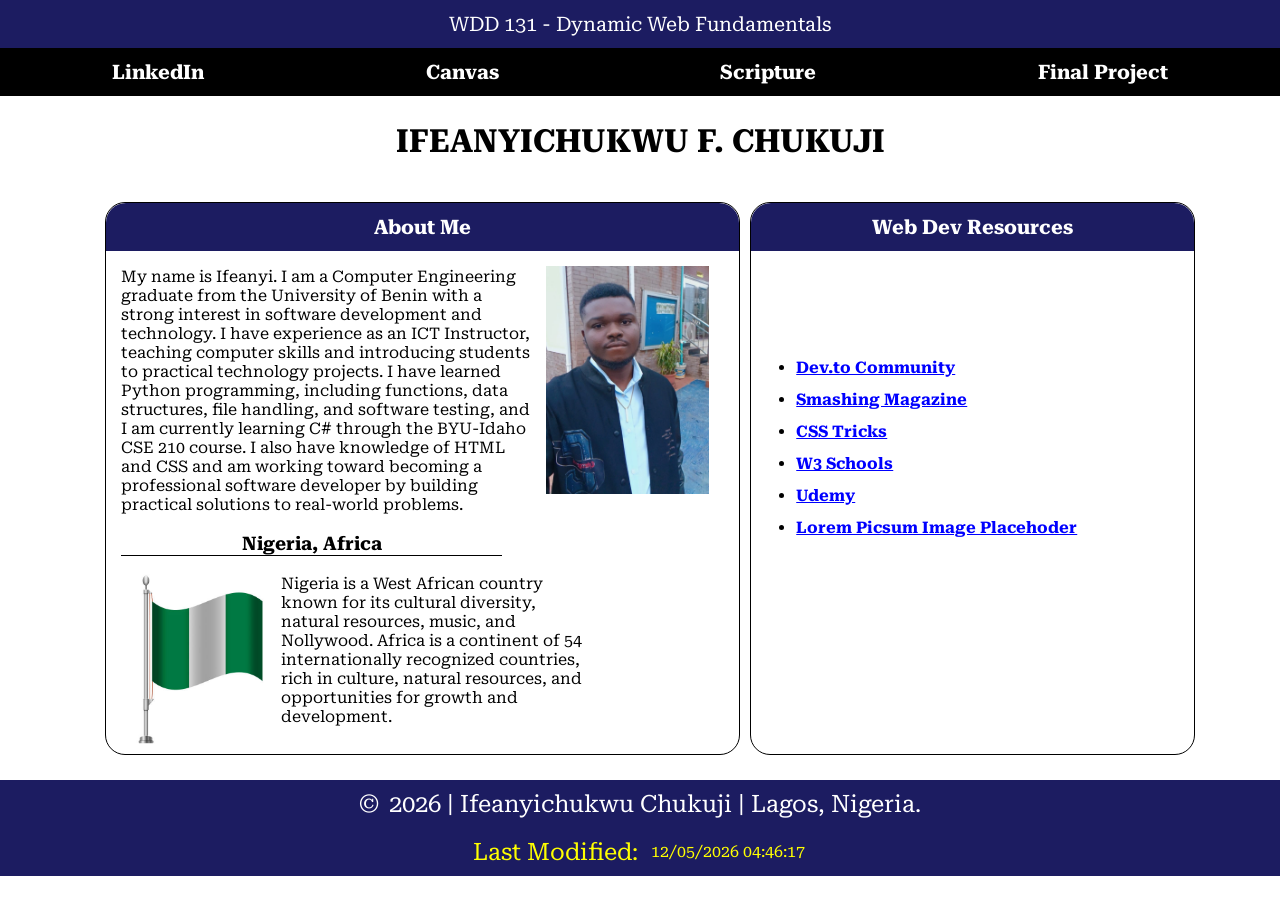
<file: index.html>
<!DOCTYPE html>
<html lang="en">
<head>
    <meta charset="UTF-8">
    <meta name="viewport" content="width=device-width, initial-scale=1.0">
    <title>WDD 131 - Dynamic Web Fundamentals - Ifeanyichukwu Chukuji</title>
    <meta name="description" content="WDD 131 - Dynamic Web Fundamentals by Ifeanyichukwu Chukuji. Learn about web development, HTML, CSS, JavaScript, and Nigerian culture, including Lagos, Nigeria.">
    <meta name="author" content="Ifeanyichukwu Chukuji">
    <link rel="stylesheet" href="styles/base.css">
    <script src="scripts/getdates.js" defer></script>
    <link rel="preconnect" href="https://fonts.googleapis.com">
    <link rel="preconnect" href="https://fonts.gstatic.com" crossorigin>
    <link href="https://fonts.googleapis.com/css2?family=Roboto+Serif:ital,opsz,wght@0,8..144,100..900;1,8..144,100..900&display=swap" rel="stylesheet">
</head>
<body>
    <header>
        <span id="course-title">WDD 131 - Dynamic Web Fundamentals</span>
        <nav>
            <a href="www.linkedin.com" >LinkedIn</a>
            <a href="https://byupw.instructure.com/">Canvas</a>
            <a href="https://www.churchofjesuschrist.org/study/scriptures">Scripture</a>
            <a href="#">Final Project</a>
        </nav>
    </header>
    <main>
        <h1>IFEANYICHUKWU F. CHUKUJI</h1>
        <section class="card first">
            <h2>About Me</h2>
            <img src="images/my-image.jpg" alt="A picture of mine." id="img1">
            <p>My name is Ifeanyi. I am a Computer Engineering graduate from the University of Benin with a strong interest in software development and technology. I have experience as an ICT Instructor, teaching computer skills and introducing students to practical technology projects. I have learned Python programming, including functions, data structures, file handling, and software testing, and I am currently learning C# through the BYU-Idaho CSE 210 course. I also have knowledge of HTML and CSS and am working toward becoming a professional software developer by building practical solutions to real-world problems.
</p>
            
            <div>
                <h3>Nigeria, Africa</h3>
                <img src="images/nigerian-flag.jpg" alt="A flag of nigeria" id="img2">
                <p>Nigeria is a West African country known for its cultural diversity, natural resources, music, and Nollywood. Africa is a continent of 54 internationally recognized countries, rich in culture, natural resources, and opportunities for growth and development.
</p>
            </div>
        </section>
        <section class="card second">
            <h2>Web Dev Resources</h2>
            <div id="second-option">
                <ul>
                    <li><a href="#">Dev.to Community</a></li>
                    <li><a href="#">Smashing Magazine</a></li>
                    <li><a href="#">CSS Tricks</a></li>
                    <li><a href="#">W3 Schools</a></li>
                    <li><a href="#">Udemy</a></li>
                    <li><a href="#">Lorem Picsum Image Placehoder</a></li>
                </ul>
                
            </div>
            
        </section>
    </main>
    <footer>
        <p>©<span id="currentyear"></span> | Ifeanyichukwu Chukuji | Lagos, Nigeria. </p>
        
        <p id="lastModifiedText">Last Modified: <span id="lastModified"></span></p>
    </footer>
</body>
</html>
</file>
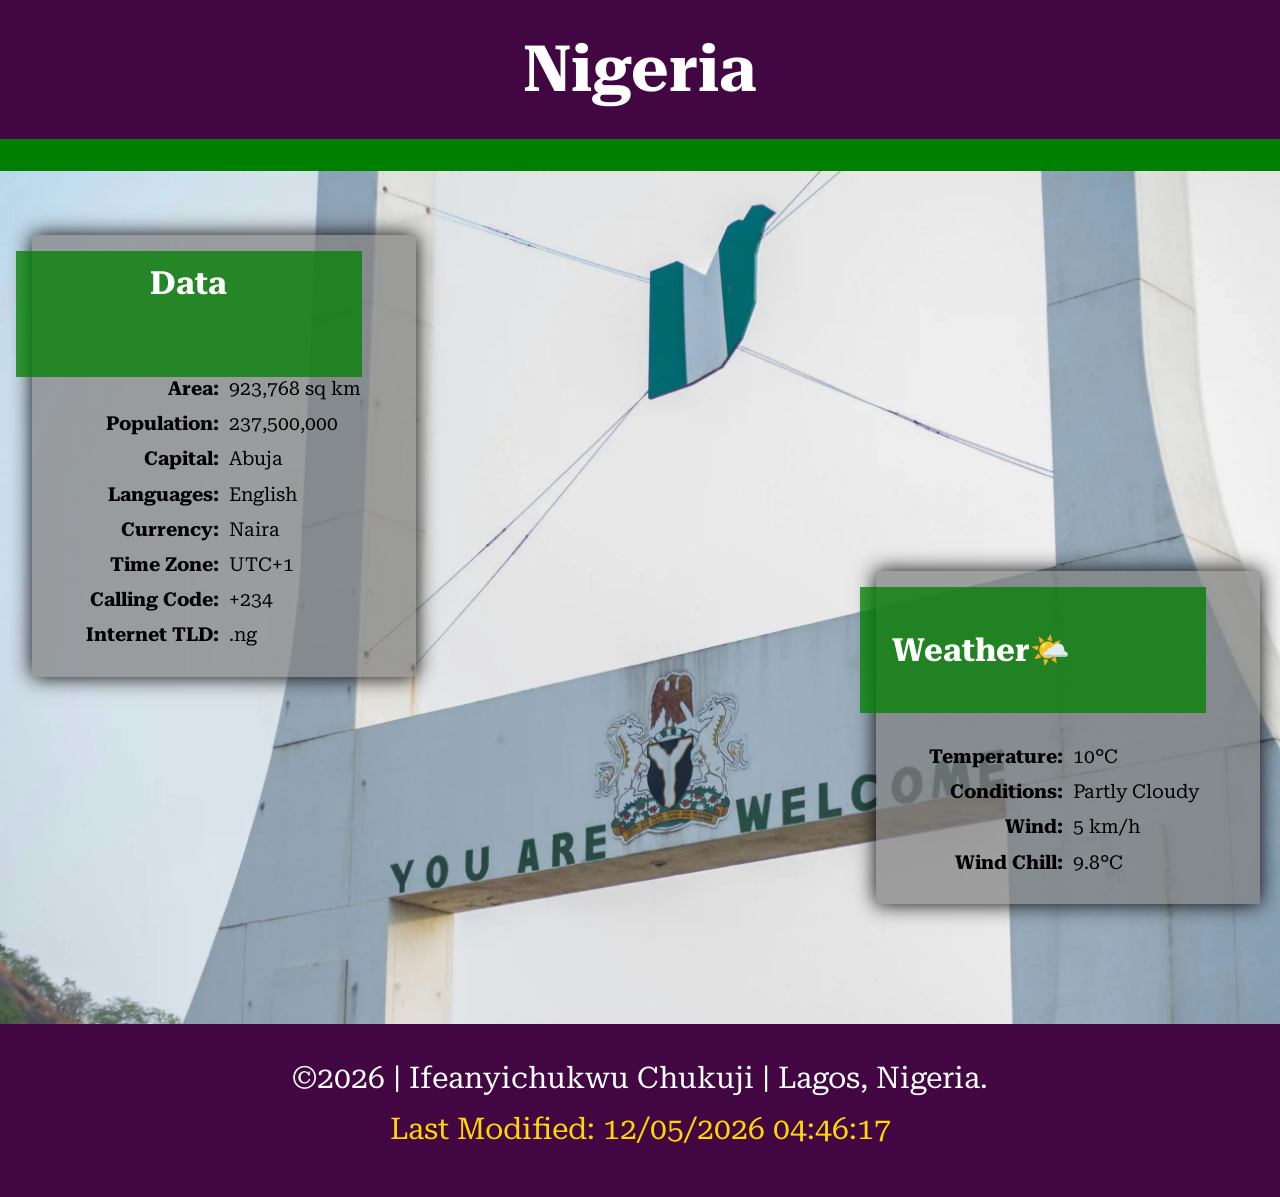
<file: place.html>
<!DOCTYPE html>
<html lang="en">
<head>
    <meta charset="UTF-8">
    <meta name="viewport" content="width=device-width, initial-scale=1.0">
    <title>Place | WDD 131</title>
    <meta name="description" content="This is a sample HTML document that contains weather information about Nigeria.">
    <meta name="author" content="Ifeanyichukwu Chukuji">
    <link rel="stylesheet" href="styles/place.css">
    <link rel="stylesheet" href="styles/place-large.css">
    <script src="scripts/place.js" defer></script>
    <link rel="preconnect" href="https://fonts.googleapis.com">
    <link rel="preconnect" href="https://fonts.gstatic.com" crossorigin>
    <link href="https://fonts.googleapis.com/css2?family=Roboto+Serif:wght@400;700&display=swap" rel="stylesheet">
</head>
<body>
    <header>
        <h1>Nigeria</h1>
       
    </header>

    <main>
        <div class="hero">
            <picture>
                <source media="(max-width: 600px)" srcset="images/tigre.webp">
                <source media="(min-width: 601px)" srcset="images/nigeria.webp">

                <img src="images/tigre.webp" alt="A tiger" width="1200" height="800">
            </picture>
            <section class="data">
                <h2>Data</h2>

                <div class="info">
                    <p><strong>Area:</strong></p>
                    <p>923,768 sq km</p>
                </div>

                <div class="info">
                    <p><strong>Population:</strong></p>
                    <p>237,500,000</p>
                </div>

                <div class="info">
                    <p><strong>Capital:</strong></p>
                    <p>Abuja</p>
                </div>

                <div class="info">
                    <p><strong>Languages:</strong></p>
                    <p>English</p>
                </div>

                <div class="info">
                    <p><strong>Currency:</strong></p>
                    <p>Naira</p>
                </div>

                <div class="info">
                    <p><strong>Time Zone:</strong></p>
                    <p>UTC+1</p>
                </div>

                <div class="info">
                    <p><strong>Calling Code:</strong></p>
                    <p>+234</p>
                </div>

                <div class="info">
                    <p><strong>Internet TLD:</strong></p>
                    <p>.ng</p>
                </div>
            </section>

            <section class="weather">
                <div class="weather-heading">
                    <h2>Weather</h2>

                    <img src="images/partly-cloudy.svg" alt="Weather icon" width="1200" height="800">
                </div>
                

                <div class="info">
                    <p><strong>Temperature:</strong></p>
                    <p>10°C</p>
                </div>

                <div class="info">
                    <p><strong>Conditions:</strong></p>
                    <p>Partly Cloudy</p>
                </div>

                <div class="info">
                    <p><strong>Wind:</strong></p>
                    <p>5 km/h</p>
                </div>

                <div class="info">
                    <p><strong>Wind Chill:</strong></p>
                    <p>9.8°C</p>
                </div>
            </section>
        </div>
        
    </main>
    <footer>
        <p>©<span id="currentyear"></span> | Ifeanyichukwu Chukuji | Lagos, Nigeria. </p>
        
        <p id="lastModifiedText">Last Modified: <span id="lastModified"></span></p>
    </footer>
    
</body>
</html>
</file>
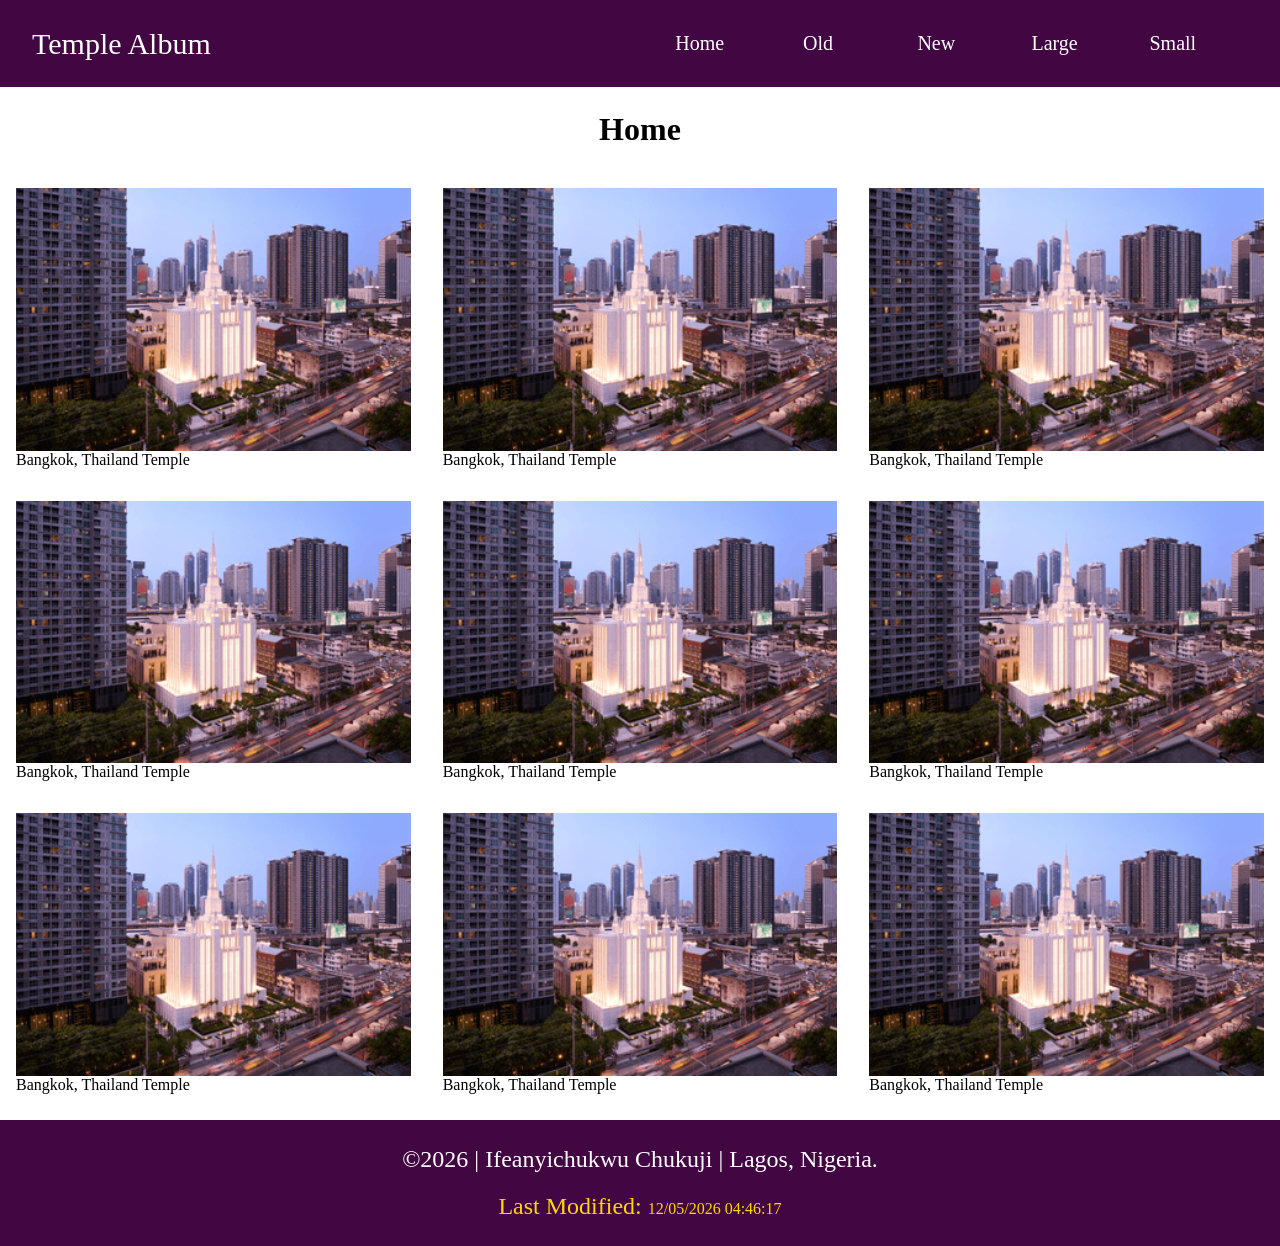
<file: temples.html>
<!DOCTYPE html>
<html lang="en">
<head>
    <meta charset="UTF-8">
    <meta name="viewport" content="width=device-width, initial-scale=1.0">
    <title>Temples | WDD 131</title>
    <meta name="description" content="This is a sample HTML document that contains temple images.">
    <meta name="author" content="Ifeanyichukwu Chukuji">
    <link rel="stylesheet" href="styles/temples.css">
    <link rel="stylesheet" href="styles/temples-large.css">
    <script src="scripts/temples.js" defer></script>
   
</head>
<body>
    <header>

        <span>Temple Album</span>
        <button id="menu" title="Title"></button>

        
        <nav class="navigation">

            <a href="#">Home</a>
            <a href="#">Old</a>
            <a href="#">New</a>
            <a href="#">Large</a>
            <a href="#">Small</a>

            
        </nav>
    </header>
    <main>
        <h1>Home</h1>

        <figure>
            <img src="images/bangkok-thailand-temple.png" alt="Temple Image">
            <figcaption>Bangkok, Thailand Temple</figcaption>
        </figure>
        <figure>
            <img src="images/bangkok-thailand-temple.png" alt="Temple Image">
            <figcaption>Bangkok, Thailand Temple</figcaption>
        </figure>
        <figure>
            <img src="images/bangkok-thailand-temple.png" alt="Temple Image">
            <figcaption>Bangkok, Thailand Temple</figcaption>
        </figure>
        <figure>
            <img src="images/bangkok-thailand-temple.png" alt="Temple Image">
            <figcaption>Bangkok, Thailand Temple</figcaption>
        </figure>
        <figure>
            <img src="images/bangkok-thailand-temple.png" alt="Temple Image">
            <figcaption>Bangkok, Thailand Temple</figcaption>
        </figure>
        <figure>
            <img src="images/bangkok-thailand-temple.png" alt="Temple Image">
            <figcaption>Bangkok, Thailand Temple</figcaption>
        </figure>
        <figure>
            <img src="images/bangkok-thailand-temple.png" alt="Temple Image">
            <figcaption>Bangkok, Thailand Temple</figcaption>
        </figure>
        <figure>
            <img src="images/bangkok-thailand-temple.png" alt="Temple Image">
            <figcaption>Bangkok, Thailand Temple</figcaption>
        </figure>
        <figure>
            <img src="images/bangkok-thailand-temple.png" alt="Temple Image">
            <figcaption>Bangkok, Thailand Temple</figcaption>
        </figure>

    </main>
    <footer>
        <p>©<span id="currentyear"></span> | Ifeanyichukwu Chukuji | Lagos, Nigeria. </p>
        
        <p id="lastModifiedText">Last Modified: <span id="lastModified"></span></p>
    </footer>
    
</body>
</html>
</file>
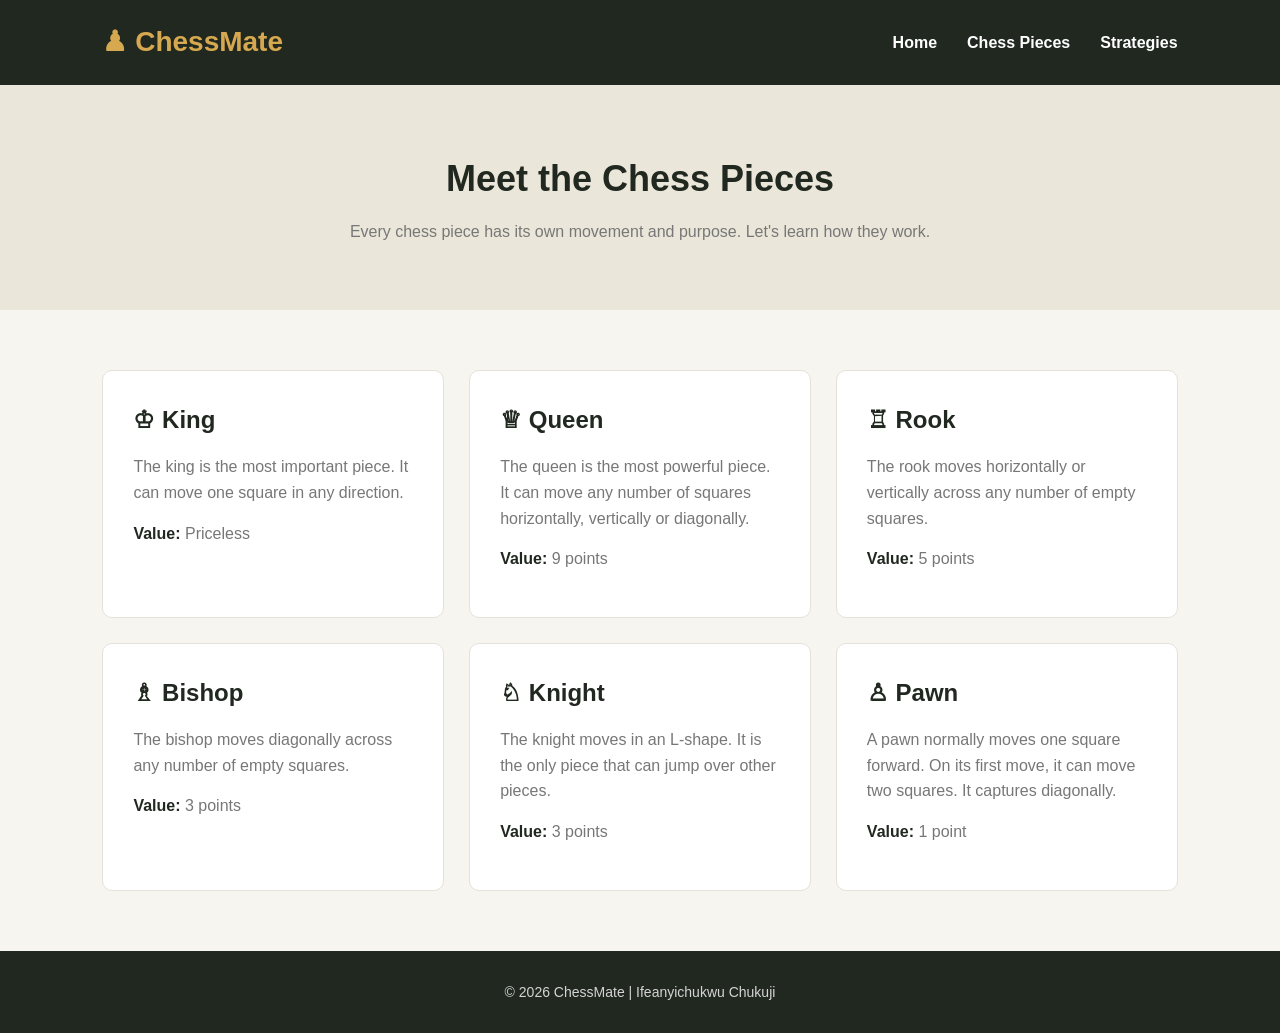
<file: Project/pieces.html>
<!DOCTYPE html>
<html lang="en">

<head>
    <meta charset="UTF-8">
    <meta name="viewport" content="width=device-width, initial-scale=1.0">

    <meta name="description" content="Learn about the six chess pieces, their movements and their values.">

    <meta name="author" content="Ifeanyichukwu Chukuji">

    <title>Chess Pieces | ChessMate</title>

    <link rel="stylesheet" href="Styles/desktop.css">
    <link rel="stylesheet" href="Styles/mobile.css">

    <script src="scripts/siteplan.js" defer></script>
</head>

<body>

    <header>
        <div class="logo">
            <h1>♟ ChessMate</h1>
        </div>

        <nav>
            <ul>
                <li><a href="siteplan.html">Home</a></li>
                <li><a href="pieces.html">Chess Pieces</a></li>
                <li><a href="strategies.html">Strategies</a></li>
            </ul>
        </nav>
    </header>

    <main>

        <section class="page-heading">
            <h2>Meet the Chess Pieces</h2>

            <p>
                Every chess piece has its own movement and purpose.
                Let's learn how they work.
            </p>
        </section>

        <section class="pieces-container">

            <article class="piece-card">
                <h3>♔ King</h3>

                <p>
                    The king is the most important piece.
                    It can move one square in any direction.
                </p>

                <p><strong>Value:</strong> Priceless</p>
            </article>

            <article class="piece-card">
                <h3>♕ Queen</h3>

                <p>
                    The queen is the most powerful piece.
                    It can move any number of squares
                    horizontally, vertically or diagonally.
                </p>

                <p><strong>Value:</strong> 9 points</p>
            </article>

            <article class="piece-card">
                <h3>♖ Rook</h3>

                <p>
                    The rook moves horizontally or vertically
                    across any number of empty squares.
                </p>

                <p><strong>Value:</strong> 5 points</p>
            </article>

            <article class="piece-card">
                <h3>♗ Bishop</h3>

                <p>
                    The bishop moves diagonally across
                    any number of empty squares.
                </p>

                <p><strong>Value:</strong> 3 points</p>
            </article>

            <article class="piece-card">
                <h3>♘ Knight</h3>

                <p>
                    The knight moves in an L-shape.
                    It is the only piece that can jump over
                    other pieces.
                </p>

                <p><strong>Value:</strong> 3 points</p>
            </article>

            <article class="piece-card">
                <h3>♙ Pawn</h3>

                <p>
                    A pawn normally moves one square forward.
                    On its first move, it can move two squares.
                    It captures diagonally.
                </p>

                <p><strong>Value:</strong> 1 point</p>
            </article>

        </section>

    </main>

    <footer>
        <p>&copy; <span id="currentyear"></span> ChessMate | Ifeanyichukwu Chukuji</p>
    </footer>

</body>

</html>
</file>
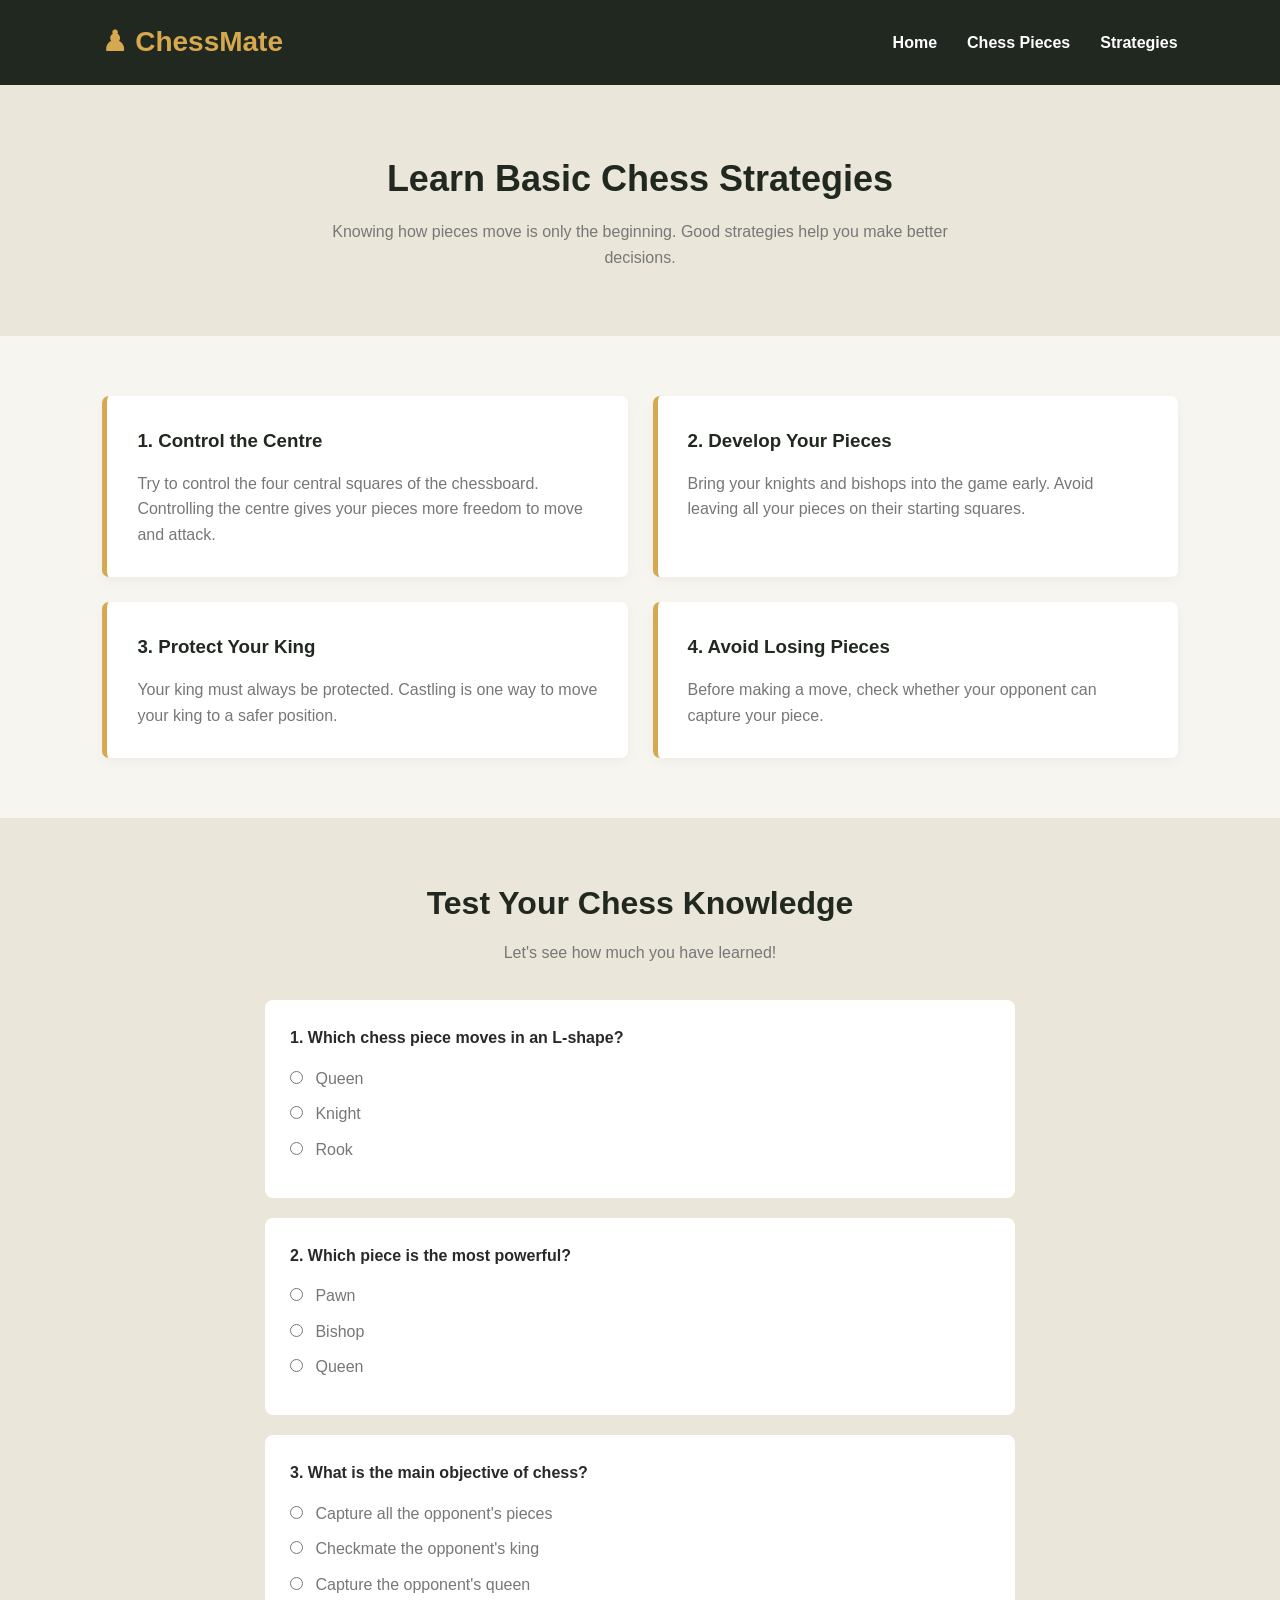
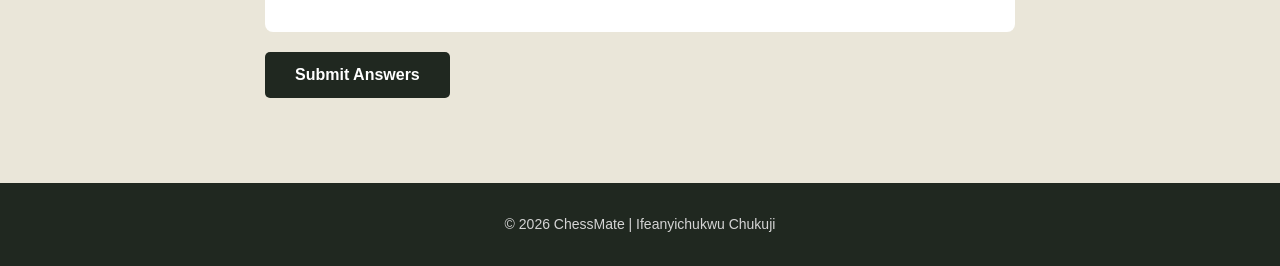
<file: Project/strategies.html>
<!DOCTYPE html>
<html lang="en">

<head>
    <meta charset="UTF-8">
    <meta name="viewport" content="width=device-width, initial-scale=1.0">

    <meta name="description" content="Learn beginner chess strategies, opening principles and basic tactics.">

    <meta name="author" content="Ifeanyichukwu Chukuji">

    <title>Chess Strategies | ChessMate</title>

    <link rel="stylesheet" href="Styles/desktop.css">
    <link rel="stylesheet" href="Styles/mobile.css">

    <script src="scripts/siteplan.js" defer></script>
</head>

<body>

    <header>
        <div class="logo">
            <h1>♟ ChessMate</h1>
        </div>

        <nav>
            <ul>
                <li><a href="siteplan.html">Home</a></li>
                <li><a href="pieces.html">Chess Pieces</a></li>
                <li><a href="strategies.html">Strategies</a></li>
            </ul>
        </nav>
    </header>

    <main>

        <section class="page-heading">

            <h2>Learn Basic Chess Strategies</h2>

            <p>
                Knowing how pieces move is only the beginning.
                Good strategies help you make better decisions.
            </p>

        </section>

        <section class="strategies-container">

            <article class="strategy-card">
                <h3>1. Control the Centre</h3>

                <p>
                    Try to control the four central squares of the chessboard.
                    Controlling the centre gives your pieces more freedom
                    to move and attack.
                </p>
            </article>

            <article class="strategy-card">
                <h3>2. Develop Your Pieces</h3>

                <p>
                    Bring your knights and bishops into the game early.
                    Avoid leaving all your pieces on their starting squares.
                </p>
            </article>

            <article class="strategy-card">
                <h3>3. Protect Your King</h3>

                <p>
                    Your king must always be protected.
                    Castling is one way to move your king to a safer position.
                </p>
            </article>

            <article class="strategy-card">
                <h3>4. Avoid Losing Pieces</h3>

                <p>
                    Before making a move, check whether your opponent
                    can capture your piece.
                </p>
            </article>

        </section>

        <section class="quiz-section" id="quiz">

            <h2>Test Your Chess Knowledge</h2>

            <p>Let's see how much you have learned!</p>

            <form id="chess-quiz">

                <div class="question">
                    <p>1. Which chess piece moves in an L-shape?</p>

                    <label>
                        <input type="radio" name="q1" value="queen">
                        Queen
                    </label>

                    <label>
                        <input type="radio" name="q1" value="knight">
                        Knight
                    </label>

                    <label>
                        <input type="radio" name="q1" value="rook">
                        Rook
                    </label>
                </div>

                <div class="question">
                    <p>2. Which piece is the most powerful?</p>

                    <label>
                        <input type="radio" name="q2" value="pawn">
                        Pawn
                    </label>

                    <label>
                        <input type="radio" name="q2" value="bishop">
                        Bishop
                    </label>

                    <label>
                        <input type="radio" name="q2" value="queen">
                        Queen
                    </label>
                </div>

                <div class="question">
                    <p>3. What is the main objective of chess?</p>

                    <label>
                        <input type="radio" name="q3" value="capture">
                        Capture all the opponent's pieces
                    </label>

                    <label>
                        <input type="radio" name="q3" value="checkmate">
                        Checkmate the opponent's king
                    </label>

                    <label>
                        <input type="radio" name="q3" value="queen">
                        Capture the opponent's queen
                    </label>
                </div>

                <button type="submit">Submit Answers</button>

            </form>

            <div id="quiz-result" aria-live="polite"></div>

        </section>

    </main>

    <footer>
        <p>&copy; <span id="currentyear"></span> ChessMate | Ifeanyichukwu Chukuji</p>
    </footer>

</body>

</html>
</file>
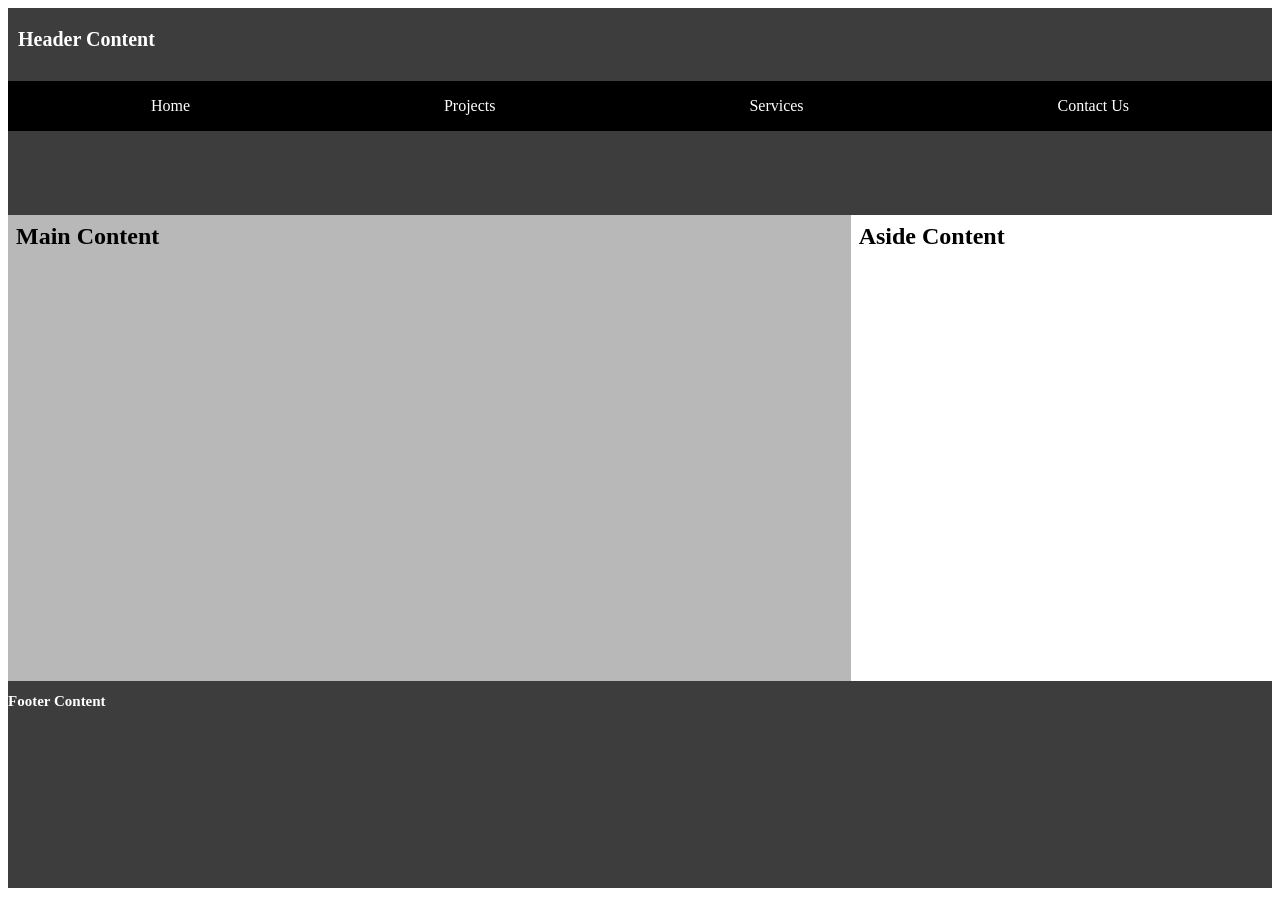
<file: week01/basic-layout.html>
<!DOCTYPE html>
<html lang="en">
<head>
    <meta charset="UTF-8">
    <meta name="viewport" content="width=device-width, initial-scale=1.0">
    <title>Ifeanyichukwu Chukuji | WDD131</title>
    <link rel="stylesheet" href="styles/layout.css">
</head>
<body>
    <div>
        <header>
            <h1>Header Content</h1>
            <nav>
                <a href="">Home</a>
                <a href="">Projects</a>
                <a href="">Services</a>
                <a href="">Contact Us</a>
            </nav>
        </header>
    
        <h2 class="main">Main Content</h2>
            
        <h2 class="aside">Aside Content</h2>
    
        <footer>
            <h2>Footer Content</h2>
        </footer>
    </div>
    
    
</body>
</html>
</file>
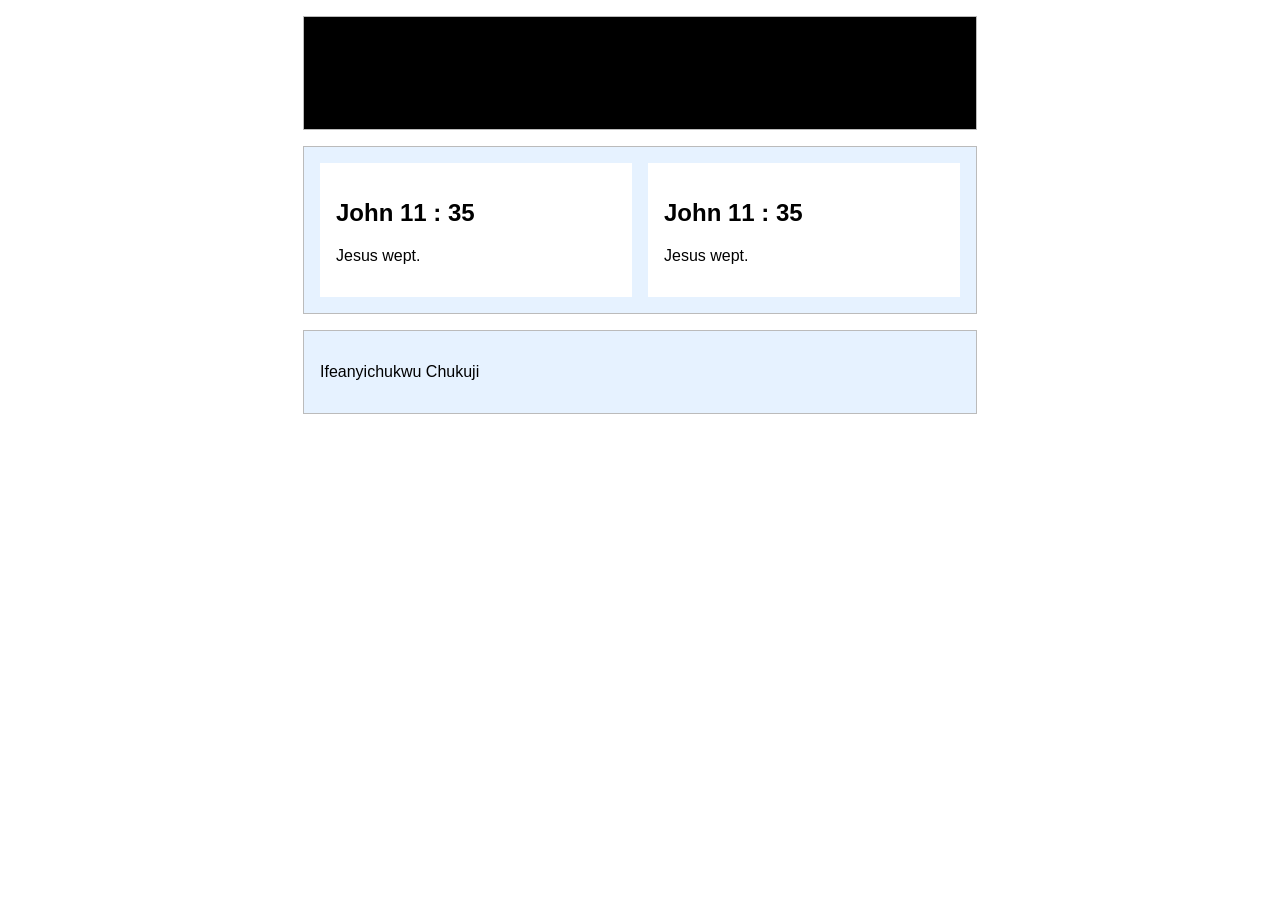
<file: week02/media-query.html>
<!DOCTYPE html>
<html lang="en">
<head>
    <meta charset="UTF-8">
    <meta name="viewport" content="width=device-width, initial-scale=1.0">
    <title>Document</title>
    <meta name="description" content="WDD 131 - Dynamic Web Fundamentals by Ifeanyichukwu Chukuji. Learn about web development, HTML, CSS, JavaScript, and Nigerian culture, including Lagos, Nigeria.">
    <meta name="author" content="Ifeanyichukwu Chukuji">
    <link rel="preconnect" href="https://fonts.googleapis.com">
<link rel="preconnect" href="https://fonts.gstatic.com" crossorigin>
<link href="https://fonts.googleapis.com/css2?family=Google+Sans:ital,opsz,wght@0,17..18,400..700;1,17..18,400..700&family=Roboto+Serif:ital,opsz,wght@0,8..144,100..900;1,8..144,100..900&display=swap" rel="stylesheet">
<link rel="stylesheet" href="styles/media-query.css">
<link rel="stylesheet" href="styles/media-query-large.css">
</head>
<body>
    <header>
        <h1>Media Query Example</h1>
    </header>
    <main>
        <section>
            <h2>John 11 : 35</h2>
            <p>Jesus wept.</p>
        </section>
        <section>
            <h2>John 11 : 35</h2>
            <p>Jesus wept.</p>
        </section>
    </main>
    <footer>
        <p>Ifeanyichukwu Chukuji</p>
    </footer>
</body>
</html>
</file>
<file: styles/base.css>
*{
    box-sizing: border-box;
}

body{
    margin: 0;
    padding: 0;
    /* width: 100%; */
    font-family: "Roboto Serif", serif;
}


span{
    display: block;
    place-content: center;
    /* border: 2px solid black; */
    height: 50%;
    width: 100%;
}
header{
    height: 6rem;
    /* border: 2px solid black; */
    text-align: center;
    font-size: 20px;
    background-color: rgb(28, 28, 97);
    color: white;
    width: 100%;
}
nav{
    display: flex;
    justify-content: space-around;
    padding: 12px 1px;
    height: auto;
    background-color: black;
    width: 100%;
    
    
    
}
nav a:hover {
	border-bottom: 2px solid white;
}
header a{
    text-decoration: none;
    color: white;
}
main{
    display: grid;
    grid-template-rows: 1fr auto;
    grid-template-columns: 50% 35%;
    place-content: center;
    gap: 10px;
    padding: 5px;
    /* width: 100%;  */

}
h1{
    grid-column: 1/3;
    text-align: center;
}
#img1{
    height: auto;
    width: 13rem;
    float: right;
    padding-right: 30px;
    padding-top: 5px;
}
#img2{
    height: auto;
    width: 10rem;
    float: left;
}
.card{
    grid-row: 2/3;
    
    border: 1px solid black;
    border-radius: 20px;
    padding: 0 0 10px 0;
    margin: 10px;
}
.card h2{
    text-align: center;
    /* border: 2px solid black; */
    box-sizing: border-box;
    width: 100%;
    border-radius: 20px 20px 0 0;
    margin: 0 0 10px 0;
    height: 3rem;
    background-color: rgb(28, 28, 97);
    place-content: center;
    color: white;
    font-size: 20px;
}
.first{
    grid-column: 1/2;
    /* border: 2px solid black; */
    width: 100%;
}
.first img, .first p, .first div{
    padding: 0 15px;
}
.first div{
    width: 80%;
}
.first div h3{
    text-align: center;
    border-bottom: 1px solid black;
    width: 80%;
    justify-self: center;
}
.second{
    grid-column: 2/3;
    /* border: 2px solid black; */
    width: 100%;
    
}
.second div{
    /* border: 2px solid black; */
    width: 7px;
    padding: 5px;
    margin-top: 5rem;
    line-height: 2;
    
}
a{
    color:blue;
    font-weight: bold;
}
section #second-option{
    display: flex;
    flex-direction: column;
    width: 100%;
}
h3{
    width: 100%;
}


footer{
    
    margin: 10px 0 0 0;
    background-color: rgb(28, 28, 97);
    color: white;

}

footer p{
    display: flex;
    flex-direction: row;
    justify-content: center;
    text-align: center;
    margin: 0;
    padding: 10px;
    font-size: 1.5rem;
    gap: 10px;

}
#currentyear{

   margin: 0;
   padding: 0;
   width: 3rem;
}
#lastModified{
    margin: 0;
    padding: 0;
    width: 10rem;
    font-size: 1.0rem;
    place-self: center;
}
#lastModifiedText{
    color: yellow;
}
</file>
<file: styles/place.css>
:root{
    --primary-color:rgb(66, 7, 66);
    --secondary-color1: green;
}

* {
	margin: 0;
	padding: 0;
	box-sizing: border-box;
}

body {
	font-family: "Roboto Serif", serif;
    max-width: 50rem;
    place-self: center;
}
h1{
    text-align: center;
    font-size: 2rem;
    padding: 2rem;
    border-bottom: 2rem solid var(--secondary-color1);
    margin: 0;
    color: white;
    background-color: var(--primary-color);
}

img{
    width: 100%;
    height: auto;
    display: block;
    margin: 0 auto;
}

.data, .weather {
    text-align: center;
    padding: 1rem;
    border-top: 1px solid black;
    line-height: 1;
}

h2{
    font-size: 2rem;
}
p{
    font-size: 1.2rem;
}

.info {
    display: grid;
    grid-template-columns: 1fr 1fr;
    justify-content: center;
    align-items: center;
    max-width: 300px;
    gap: 10px;
    margin: 1rem 2rem;
}

.info p:first-child {
    text-align: right;
}

.info p:last-child {
    text-align: left;
}


.weather img {
    width: 30vw;
    height: auto;
    margin: 1rem;
    justify-self: center;
}
footer{
        
    margin: 0;
    padding: 2.2rem;
    background-color: var(--primary-color);
    color: white;
    font-size: 1rem;
    text-align: center;

}

#lastModifiedText{
    text-align: center;
    color: gold;
    margin: 1rem;
}
</file>
<file: styles/place-large.css>
@media (min-width: 601px) {

    :root{
        --secondary-color2: rgba(0, 128, 0, 0.751);
        --secondary-color3: rgba(128, 128, 128, 0.717);
    }

    body{
        max-width: 2400px;;
        width: 100%;
        /* display: block; */
    }
    h1{
        font-size: 4rem;
    }

    .hero{
        position: relative;
        
    }
    .data, .weather{
        position: absolute;
        border-top: 0;
        background-color: var(--secondary-color3);
        box-shadow: 0 0px 20px 0px;
        
    }
    .data{
        top: 2rem;
        margin: 2rem;
        padding-top: 8rem;
        width: 30%;

        
    }
    .weather{
        top: 25rem;
        right: 20px;
        padding-top: 10rem;
        width: 30%;

    }

    .weather img{
        display: none;
    }
    .data h2{
        background-color: var(--secondary-color2);
        width: 90%;
        padding: 1rem;
        height: 14vh;
        top: 1rem;
        left: -1rem;
        position: absolute;
        color: white;
    }

    .weather-heading{
        display: flex;
        place-items: center;
        background-color: var(--secondary-color2);
        width: 90%;
        padding: 1rem 2rem;
        height: 14vh;
        top: 1rem;
        left: -1rem;
        position: absolute;
        color: white;
    }
    .weather-heading h2::after{
        content: "🌤️";
    }

    footer p{
        font-size: 30px;
    }
}
</file>
<file: styles/temples.css>
* {
	margin: 0;
	padding: 0;
	box-sizing: border-box;
}

body {
	font-family: "Roboto Serif", serif;
    max-width: 50rem;
    place-self: center;
    
}
header{
    display: flex;
    flex-wrap: wrap;
    justify-content: space-between;
    background-color: rgb(66, 7, 66);
    color: white;
    height: fit-content;
    padding: 1rem;
    
}
header span{
    font-size: 30px;
    margin: 0;
}
#menu{
    width: 2.5rem;
    height: 2.5rem;
    font-size: large;
}

#menu::before{
    content: "☰";
    
}

#menu.show::before{
    content: "X";
}
nav.show{
    display: flex;
    flex-direction: column;
    width: 100%;
    place-items: center;
    height: 100%;
    font-size: 20px;

}
a{

    width: 100%;
    height:auto;
    text-align: center;
    padding: 1rem;
    color: white;
    text-decoration: none;
    
}


nav a:hover{
    background-color: rgb(104, 86, 52);
    color: rgb(251, 249, 249);

}

nav {
    display: none;
}

main{
    display: grid;
    grid-template-columns: minmax(0, 1fr);
    gap: 2rem;
    margin: 0;
    /* border: 1px solid black; */
    place-items: center;
    padding: 1rem;
    width: 100%;
}

h1{
    place-self: center;
    margin: .5rem;
    font-weight: 700;
}

main figure {
    margin: 0;
    width: 100%;
    min-width: 0;
    place-items: center;
}
figure img {
    display: block;
    width: 100%;
    max-width: 100%;
    height: auto;
}

footer{
        
    margin: 0;
    padding: 1rem;
    background-color: rgb(66, 7, 66);
    color: white;
    font-size: 1rem;

}

#lastModifiedText{
    text-align: center;
    color: gold;
}
</file>
<file: styles/temples-large.css>
@media  screen and (min-width:700px) {

    body{
        max-width: 1400px;;
        width: 100%;
        display: block;
    }

    header{
        display: flex;
        gap: 10%;
        font-size: 20px;
        justify-content: space-between;
        padding-left: 2rem;
        place-items: center;
    }


    header #menu{
        display: none;

    }

    nav{
        display: flex;
        width: 48%;
        margin-right: 2rem;
    }

    main {
        display: grid;
        grid-template-columns: repeat(2, minmax(0, 1fr));
    }

    h1{
        grid-column: 1/3;
    }
    
    footer{
        
        margin: 10px 0 0 0;
        color: white;

    }

    footer p{
        text-align: center;
        margin: 0;
        padding: 10px;
        font-size: 1.5rem;
        gap: 10px;

    }
    #currentyear{
    width: 3rem;
    }
    #lastModified{
        width: 10rem;
        font-size: 1.0rem;
        place-self: center;
    }
}

@media (min-width: 1000px) {

    main {
        display: grid;
        grid-template-columns: repeat(3, minmax(0, 1fr));
    }

    h1{
        grid-column: 1/4;
    }
}
</file>
<file: Project/Styles/desktop.css>
/* =========================
   CSS VARIABLES
========================= */

:root {
    --primary-color: #202820;
    --secondary-color: #d6a84f;
    --background-color: #f7f5ef;
    --card-color: #ffffff;
    --text-color: #292929;
    --light-text: #777777;
    --border-color: #e5e2d9;
}


/* =========================
   GENERAL STYLING
========================= */

* {
    margin: 0;
    padding: 0;
    box-sizing: border-box;
}

body {
    font-family: Arial, sans-serif;
    background-color: var(--background-color);
    color: var(--text-color);
    line-height: 1.6;
}

a {
    text-decoration: none;
    color: inherit;
}

ul {
    list-style: none;
}


/* =========================
   HEADER AND NAVIGATION
========================= */

header {
    background-color: var(--primary-color);
    color: white;
    padding: 20px 8%;

    display: flex;
    justify-content: space-between;
    align-items: center;
}

.logo h1 {
    font-size: 28px;
    color: var(--secondary-color);
}

nav ul {
    display: flex;
    gap: 30px;
}

nav a {
    color: white;
    font-size: 16px;
    font-weight: bold;
    transition: color 0.3s ease;
}

nav a:hover {
    color: var(--secondary-color);
}


/* =========================
   HOME PAGE HERO
========================= */

.hero {
    min-height: 480px;

    background:
        linear-gradient(rgba(20, 28, 22, 0.82), rgba(20, 28, 22, 0.82)),
        url('../images/chess-board.jpg');

    background-size: cover;
    background-position: center;

    display: flex;
    align-items: center;

    padding: 60px 8%;
    color: white;
}

.hero-content {
    max-width: 650px;
}

.hero h2 {
    font-size: 55px;
    line-height: 1.2;
    margin-bottom: 20px;
}

.hero p {
    font-size: 18px;
    margin-bottom: 30px;
    color: #e5e5e5;
}

.button {
    display: inline-block;
    background-color: var(--secondary-color);
    color: var(--primary-color);
    padding: 14px 30px;
    border-radius: 5px;
    font-weight: bold;
    transition: 0.3s ease;
}

.button:hover {
    background-color: white;
    transform: translateY(-3px);
}


/* =========================
   INTRODUCTION
========================= */

.introduction {
    text-align: center;
    max-width: 850px;
    margin: 70px auto;
    padding: 0 20px;
}

.introduction h2 {
    font-size: 32px;
    margin-bottom: 20px;
    color: var(--primary-color);
}

.introduction p {
    color: var(--light-text);
    font-size: 17px;
}


/* =========================
   FEATURE CARDS
========================= */

.features {
    padding: 50px 8% 80px;
    text-align: center;
}

.features h2 {
    font-size: 32px;
    margin-bottom: 35px;
    color: var(--primary-color);
}

.feature-container {
    display: grid;
    grid-template-columns: repeat(3, 1fr);
    gap: 25px;
}

.feature-card {
    background-color: var(--card-color);
    padding: 35px 25px;
    border-radius: 10px;
    border: 1px solid var(--border-color);
    transition: 0.3s ease;
}

.feature-card:hover {
    transform: translateY(-6px);
    box-shadow: 0 10px 25px rgba(0, 0, 0, 0.08);
}

.feature-card h3 {
    color: var(--primary-color);
    margin-bottom: 15px;
}

.feature-card p {
    color: var(--light-text);
    margin-bottom: 20px;
}

.feature-card a {
    color: #a77b28;
    font-weight: bold;
}


/* =========================
   OTHER PAGE HEADINGS
========================= */

.page-heading {
    text-align: center;
    padding: 65px 20px;
    background-color: #eae6d9;
}

.page-heading h2 {
    font-size: 36px;
    color: var(--primary-color);
    margin-bottom: 12px;
}

.page-heading p {
    color: var(--light-text);
    max-width: 650px;
    margin: auto;
}


/* =========================
   CHESS PIECES
========================= */

.pieces-container {
    padding: 60px 8%;
    display: grid;
    grid-template-columns: repeat(3, 1fr);
    gap: 25px;
}

.piece-card {
    background-color: var(--card-color);
    padding: 30px;
    border-radius: 10px;
    border: 1px solid var(--border-color);
    transition: 0.3s ease;
}

.piece-card:hover {
    transform: translateY(-5px);
    box-shadow: 0 8px 20px rgba(0, 0, 0, 0.07);
}

.piece-card h3 {
    color: var(--primary-color);
    font-size: 24px;
    margin-bottom: 15px;
}

.piece-card p {
    color: var(--light-text);
    margin-bottom: 15px;
}

.piece-card strong {
    color: var(--primary-color);
}


/* =========================
   CHESS STRATEGIES
========================= */

.strategies-container {
    padding: 60px 8%;
    display: grid;
    grid-template-columns: repeat(2, 1fr);
    gap: 25px;
}

.strategy-card {
    background-color: var(--card-color);
    padding: 30px;
    border-left: 5px solid var(--secondary-color);
    border-radius: 7px;
    box-shadow: 0 4px 12px rgba(0, 0, 0, 0.04);
}

.strategy-card h3 {
    color: var(--primary-color);
    margin-bottom: 15px;
}

.strategy-card p {
    color: var(--light-text);
}


/* =========================
   QUIZ SECTION
========================= */

.quiz-section {
    background-color: #eae6d9;
    padding: 60px 8%;
}

.quiz-section h2 {
    text-align: center;
    font-size: 32px;
    color: var(--primary-color);
    margin-bottom: 10px;
}

.quiz-section > p {
    text-align: center;
    color: var(--light-text);
    margin-bottom: 35px;
}

#chess-quiz {
    max-width: 750px;
    margin: auto;
}

.question {
    background-color: white;
    padding: 25px;
    border-radius: 8px;
    margin-bottom: 20px;
}

.question p {
    font-weight: bold;
    margin-bottom: 15px;
}

.question label {
    display: block;
    margin-bottom: 10px;
    color: var(--light-text);
    cursor: pointer;
}

.question input {
    margin-right: 8px;
    accent-color: var(--primary-color);
}

#chess-quiz button {
    background-color: var(--primary-color);
    color: white;
    border: none;
    padding: 14px 30px;
    border-radius: 5px;
    font-size: 16px;
    font-weight: bold;
    cursor: pointer;
}

#chess-quiz button:hover {
    background-color: #39483a;
}

#quiz-result {
    max-width: 750px;
    margin: 25px auto 0;
    font-weight: bold;
    text-align: center;
}


/* =========================
   FOOTER
========================= */

footer {
    background-color: var(--primary-color);
    color: white;
    text-align: center;
    padding: 25px 15px;
}

footer p {
    font-size: 14px;
    margin: 5px 0;
    color: #d4d4d4;
}
</file>
<file: Project/Styles/mobile.css>
/* =========================
   MOBILE RESPONSIVENESS
========================= */

@media screen and (max-width: 600px) {

    /* HEADER */

    header {
        flex-direction: column;
        gap: 18px;
        padding: 20px;
    }

    .logo h1 {
        font-size: 24px;
    }

    nav ul {
        gap: 18px;
        flex-wrap: wrap;
        justify-content: center;
    }

    nav a {
        font-size: 14px;
    }


    /* HERO SECTION */

    .hero {
        min-height: 400px;
        padding: 40px 20px;
        text-align: center;
        justify-content: center;
    }

    .hero h2 {
        font-size: 34px;
    }

    .hero p {
        font-size: 15px;
    }


    /* INTRODUCTION */

    .introduction {
        margin: 50px auto;
        padding: 0 20px;
    }

    .introduction h2 {
        font-size: 26px;
    }


    /* FEATURE CARDS */

    .features {
        padding: 40px 20px;
    }

    .features h2 {
        font-size: 26px;
    }

    .feature-container {
        grid-template-columns: 1fr;
    }


    /* PAGE HEADINGS */

    .page-heading {
        padding: 45px 20px;
    }

    .page-heading h2 {
        font-size: 27px;
    }


    /* CHESS PIECES */

    .pieces-container {
        grid-template-columns: 1fr;
        padding: 40px 20px;
    }


    /* STRATEGIES */

    .strategies-container {
        grid-template-columns: 1fr;
        padding: 40px 20px;
    }


    /* QUIZ */

    .quiz-section {
        padding: 45px 20px;
    }

    .quiz-section h2 {
        font-size: 26px;
    }

    .question {
        padding: 20px;
    }

    #chess-quiz button {
        width: 100%;
    }


    /* FOOTER */

    footer {
        padding: 25px 15px;
    }

    footer p {
        font-size: 12px;
    }

}
</file>
<file: week01/styles/layout.css>
div{
    display: grid;
    grid-template: auto 1fr auto / 1fr 1fr 1fr;
    /* border: 2px solid black; */
}

header{
    grid-column: 1/4;
    background-color: rgba(0, 0, 0, 0.76);
    color: white;
    height: 23vh;
    margin: 0;

}
h1{
    font-size: 20px;
    margin: 20px 10px 30px 10px;
}

nav{
    display: flex;
    justify-content: space-around;
    background-color: black;
    padding: 1rem;
    margin: 0;
    
    
}
a{
    color: white;
    text-decoration: none;

}
footer{
    grid-column: 1/3;
}

.main, .aside{
    height: 50vh;
    margin: 0;
    padding: .5rem;
}

.aside{
    background-color: white;
    grid-column: 3/4;
}

.main{
    background-color: rgba(128, 128, 128, 0.559);
    grid-column: 1/3;
}

footer{
    background-color: rgba(0, 0, 0, 0.76);
    color: white;
    font-size: 10px;
    place-items: center;
    height: 23vh;
    grid-column: 1/4;
}
</file>
<file: week02/styles/media-query.css>
body{
    font-family: "Roboto", sans-serif;
}

header, main, footer{
    max-width: 640px;
    margin: 1rem auto;
    border: 1px solid #bbb;
    padding: 1rem;
    background-color: #e6f2ff;
}

main{
    display: grid;
    grid-template-columns: 1fr;
    gap: 1rem;
}
section{
    padding: 1rem;
    background-color: #fff;
}
</file>
<file: week02/styles/media-query-large.css>
@media screen and (min-width: 500px) {

    header{
        background-color: #000;
    }
    main{
        grid-template-columns: 1fr 1fr;
    }
}
</file>
